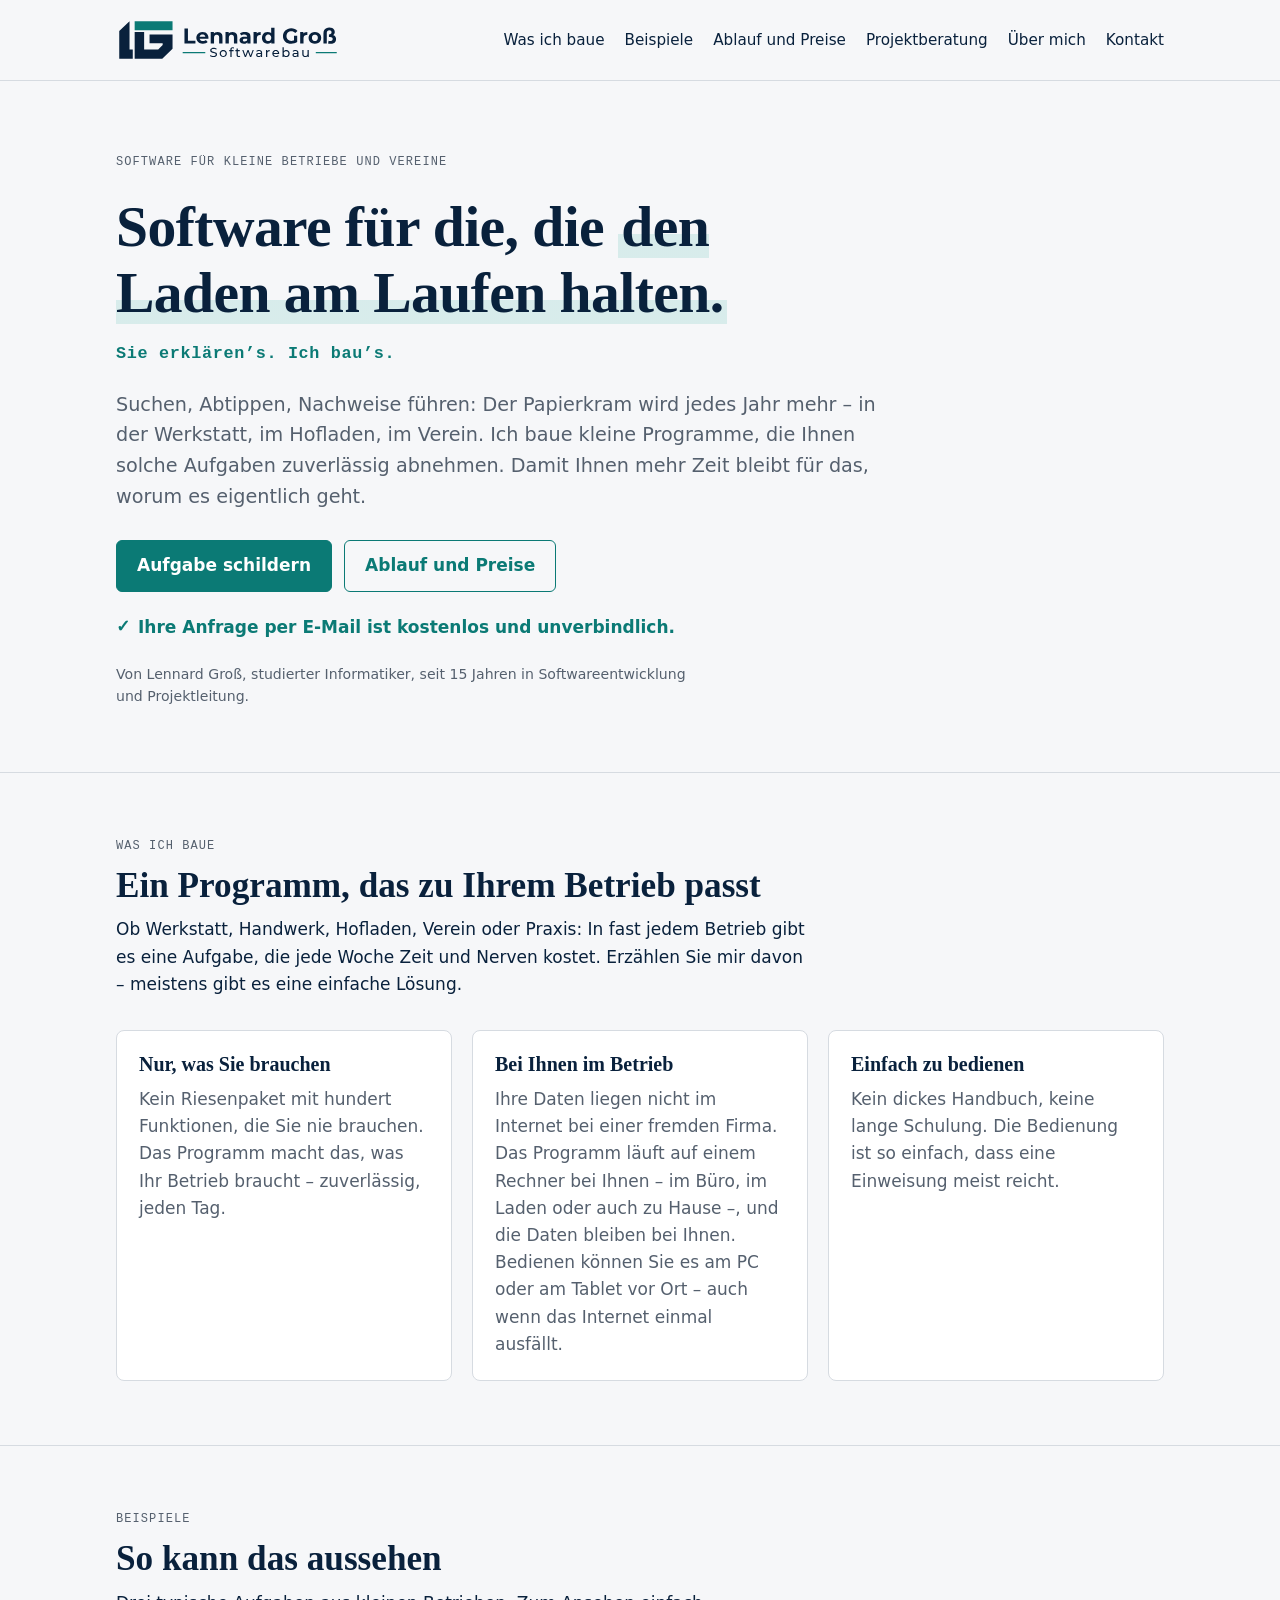
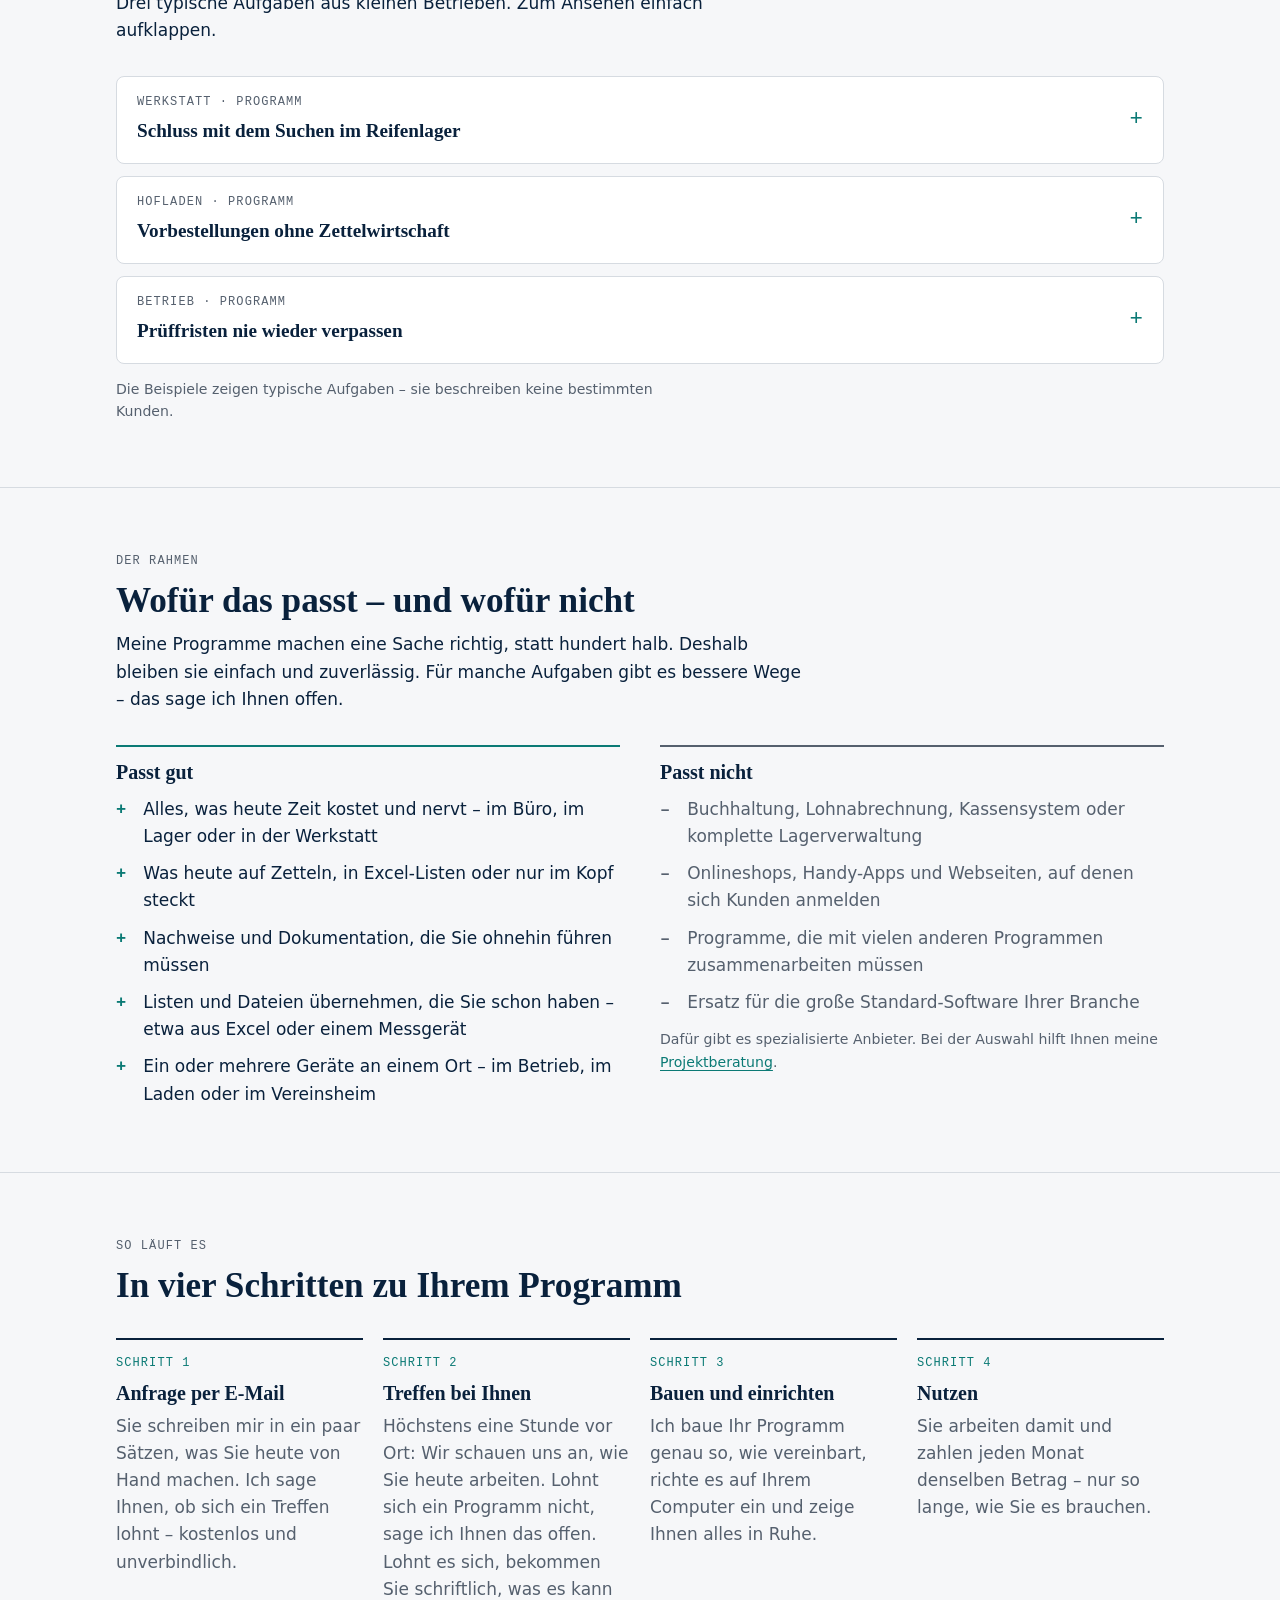
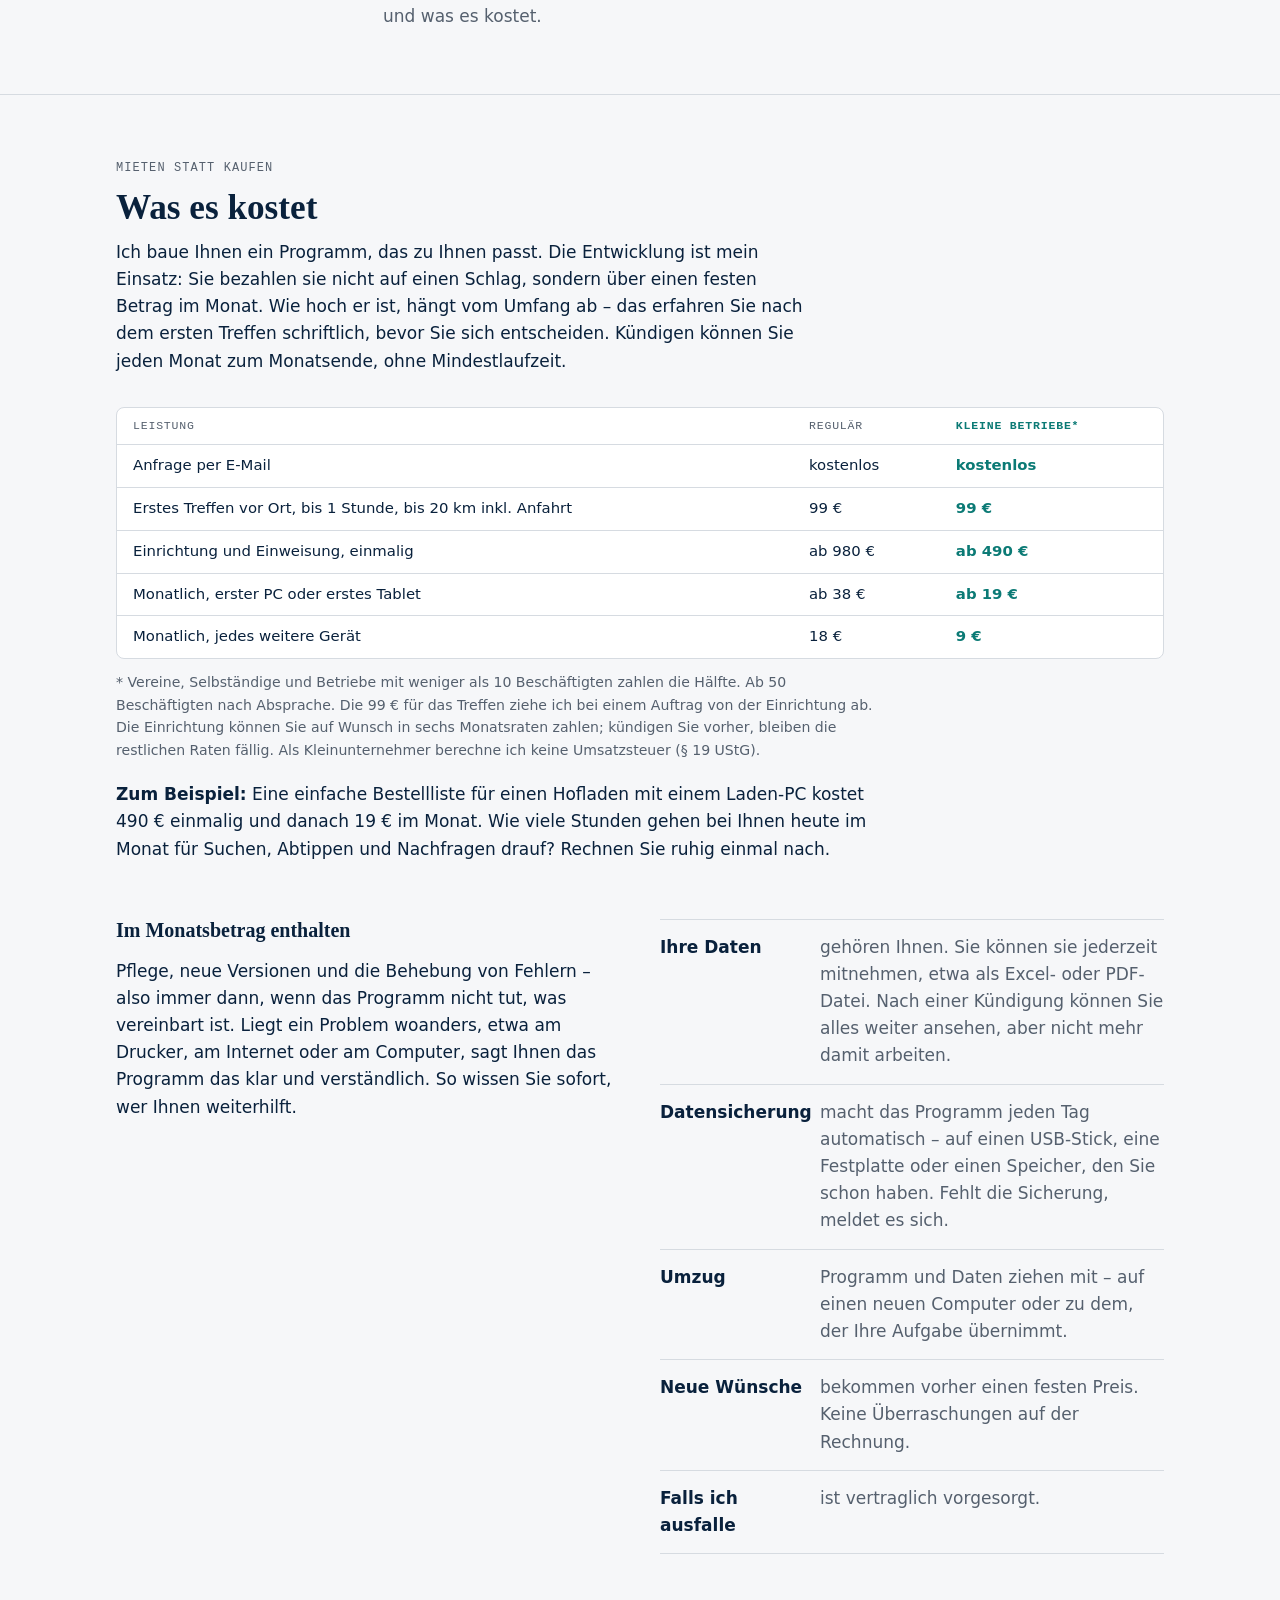
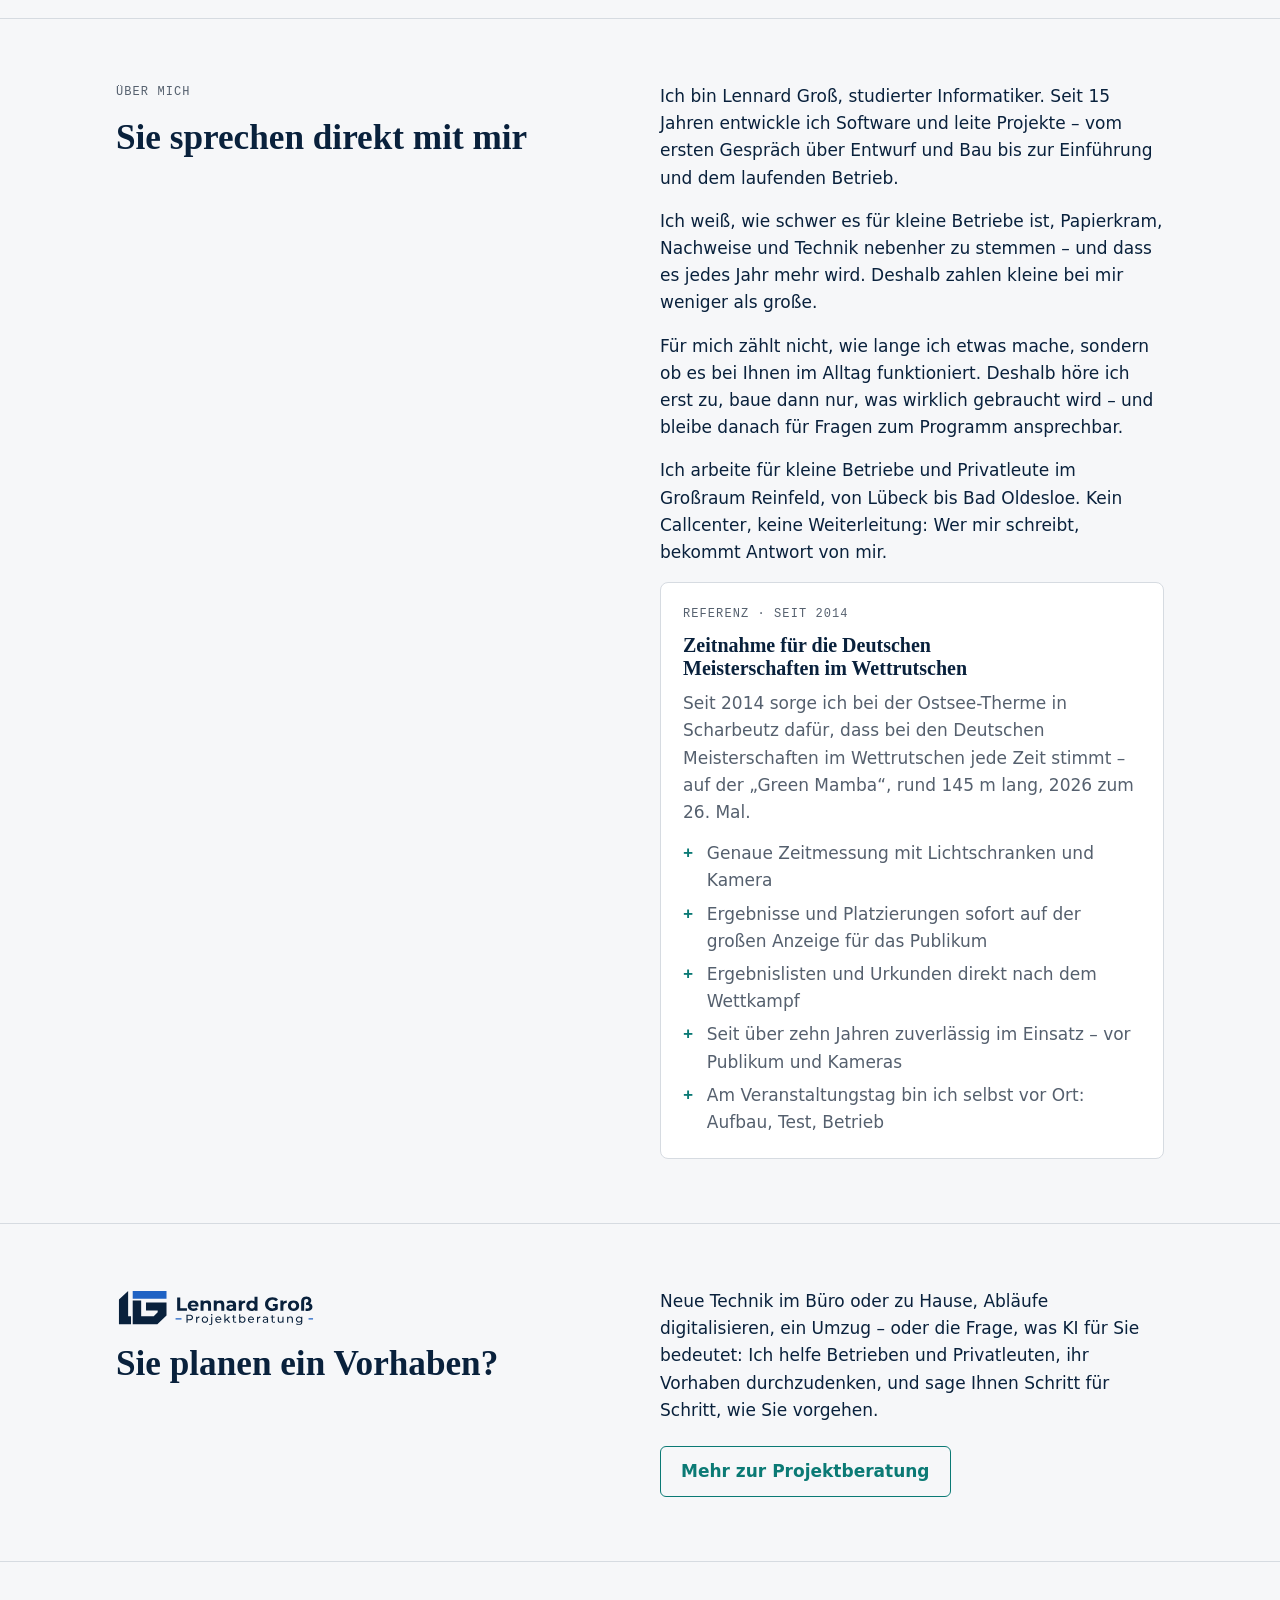
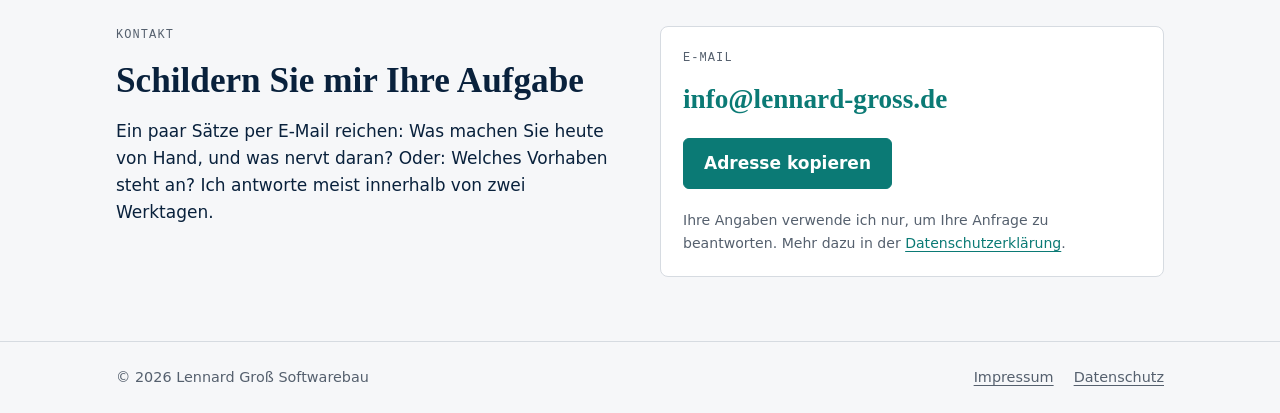
<file: index.html>
<!doctype html>
<html lang="de">
<head>
<meta charset="utf-8">
<meta name="viewport" content="width=device-width, initial-scale=1, viewport-fit=cover">
<title>Lennard Groß Softwarebau – Software für die, die den Laden am Laufen halten</title>
<meta name="description" content="Programme für kleine Betriebe und Vereine im Großraum Reinfeld, Lübeck und Bad Oldesloe: Software, die Ihnen Papierkram abnimmt – auf Ihrem eigenen Computer, für einen festen Monatsbetrag, jeden Monat kündbar. Dazu Projektberatung, auch rund um KI.">
<link rel="stylesheet" href="style.css">
<link rel="icon" href="favicon.svg" type="image/svg+xml">
</head>
<body>

<header class="top">
  <div class="wrap">
    <a class="brand" href="./" aria-label="Lennard Groß Softwarebau – zur Startseite"><picture><source srcset="img/logo-negativ.svg" media="(prefers-color-scheme: dark)"><img src="img/logo-farbig.svg" alt="Lennard Groß Softwarebau" height="44"></picture></a>
    <nav class="nav" aria-label="Hauptmenü">
      <a href="#programme">Was ich baue</a>
      <a href="#beispiele">Beispiele</a>
      <a href="#ablauf">Ablauf und Preise</a>
      <a href="projektberatung.html">Projektberatung</a>
      <a href="#ueber-mich">Über mich</a>
      <a href="#kontakt">Kontakt</a>
    </nav>
  </div>
</header>

<main>
  <section class="hero">
    <div class="wrap stack">
      <span class="label">Software für kleine Betriebe und Vereine</span>
      <h1>Software für die, die <em>den Laden am Laufen halten.</em></h1>
      <p class="subline">Sie erklären’s. Ich bau’s.</p>
      <p class="lead">Suchen, Abtippen, Nachweise führen: Der Papierkram wird jedes Jahr mehr – in der Werkstatt, im Hofladen, im Verein. Ich baue kleine Programme, die Ihnen solche Aufgaben zuverlässig abnehmen. Damit Ihnen mehr Zeit bleibt für das, worum es eigentlich geht.</p>
      <div class="actions">
        <a class="btn" href="#kontakt">Aufgabe schildern</a>
        <a class="btn ghost" href="#ablauf">Ablauf und Preise</a>
      </div>
      <p class="gratis">Ihre Anfrage per E-Mail ist kostenlos und unverbindlich.</p>
      <p class="small">Von Lennard Groß, studierter Informatiker, seit 15 Jahren in Softwareentwicklung und Projektleitung.</p>
    </div>
  </section>

  <section id="programme">
    <div class="wrap">
      <div class="head">
        <span class="label">Was ich baue</span>
        <h2>Ein Programm, das zu Ihrem Betrieb passt</h2>
        <p>Ob Werkstatt, Handwerk, Hofladen, Verein oder Praxis: In fast jedem Betrieb gibt es eine Aufgabe, die jede Woche Zeit und Nerven kostet. Erzählen Sie mir davon – meistens gibt es eine einfache Lösung.</p>
      </div>
      <div class="grid">
        <div class="card">
          <h3>Nur, was Sie brauchen</h3>
          <p>Kein Riesenpaket mit hundert Funktionen, die Sie nie brauchen. Das Programm macht das, was Ihr Betrieb braucht – zuverlässig, jeden Tag.</p>
        </div>
        <div class="card">
          <h3>Bei Ihnen im Betrieb</h3>
          <p>Ihre Daten liegen nicht im Internet bei einer fremden Firma. Das Programm läuft auf einem Rechner bei Ihnen – im Büro, im Laden oder auch zu Hause –, und die Daten bleiben bei Ihnen. Bedienen können Sie es am PC oder am Tablet vor Ort – auch wenn das Internet einmal ausfällt.</p>
        </div>
        <div class="card">
          <h3>Einfach zu bedienen</h3>
          <p>Kein dickes Handbuch, keine lange Schulung. Die Bedienung ist so einfach, dass eine Einweisung meist reicht.</p>
        </div>
      </div>
    </div>
  </section>

  <section id="beispiele">
    <div class="wrap">
      <div class="head">
        <span class="label">Beispiele</span>
        <h2>So kann das aussehen</h2>
        <p>Drei typische Aufgaben aus kleinen Betrieben. Zum Ansehen einfach aufklappen.</p>
      </div>
      <div class="faelle">
        <details>
          <summary><span class="label">Werkstatt · Programm</span><b>Schluss mit dem Suchen im Reifenlager</b></summary>
          <div class="fall">
            <div class="sheet" role="figure" aria-label="Beispielansicht Reifenlager">
              <div class="sheet-bar"><span class="label">Reifenlager · Beispieldaten</span><span class="label">Herbst-Wechsel</span></div>
              <div class="table-scroll">
                <table>
            <thead>
              <tr><th>Kennzeichen</th><th>Kunde</th><th>Reifen</th><th>Lagerplatz</th><th>Status</th></tr>
            </thead>
            <tbody>
              <tr><td>OD-AB 123</td><td>Muster, Anna</td><td>205/55 R16 · Winter</td><td>Regal C · 3 · 2</td><td><span class="tag due">Wechsel fällig</span></td></tr>
              <tr><td>HL-K 4711</td><td>Beispiel, Karl</td><td>225/45 R17 · Sommer</td><td>Regal A · 1 · 4</td><td><span class="tag">eingelagert</span></td></tr>
              <tr><td>RZ-LG 88</td><td>Probe GmbH</td><td>195/65 R15 · Ganzjahr</td><td>Regal B · 2 · 1</td><td><span class="tag">eingelagert</span></td></tr>
            </tbody>
          </table>
              </div>
            </div>
            <div class="fall-text">
              <p><b>Vorher:</b> Rund 300 Reifensätze im Lager, die Plätze stehen auf Zetteln und in einer Excel-Liste, die nur ein Kollege versteht. Im Herbst ruft jeder zweite Kunde an: „Wo sind meine Winterreifen?“ – und dann wird gesucht.</p>
              <p><b>Lösung:</b> Ein kleines Programm: Kennzeichen eintippen, Lagerplatz erscheint. Beim Einlagern Etikett drucken, beim Wechsel abhaken. Auf Knopfdruck die Liste, wer diesen Monat dran ist.</p>
              <p><b>Ergebnis:</b> Jeder im Betrieb findet jeden Satz in Sekunden, auch in der Urlaubszeit.</p>
            </div>
          </div>
        </details>
        <details>
          <summary><span class="label">Hofladen · Programm</span><b>Vorbestellungen ohne Zettelwirtschaft</b></summary>
          <div class="fall">
            <div class="sheet" role="figure" aria-label="Beispielansicht Vorbestellungen ohne Zettelwirtschaft">
              <div class="sheet-bar"><span class="label">Vorbestellungen · Beispieldaten</span><span class="label">Freitag</span></div>
              <div class="table-scroll">
                <table>
                  <thead><tr><th>Kunde</th><th>Bestellung</th><th>Abholung</th><th>Status</th></tr></thead>
                  <tbody>
                    <tr><td>Muster, Anna</td><td>10 Eier · Gemüsekiste groß</td><td>Fr 10:00</td><td><span class="tag">abgeholt</span></td></tr>
                    <tr><td>Beispiel, Karl</td><td>1 kg Rinderhack · 6 Eier</td><td>Fr 16:30</td><td><span class="tag due">gepackt</span></td></tr>
                    <tr><td>Probe, Lisa</td><td>Gemüsekiste klein (jede Woche)</td><td>Sa 09:00</td><td><span class="tag">offen</span></td></tr>
                  </tbody>
                </table>
              </div>
            </div>
            <div class="fall-text">
              <p><b>Vorher:</b> Kunden bestellen Eier, Fleisch oder Gemüsekisten per Telefon, WhatsApp und Zettel an der Kasse. Freitags ist unklar, was abgeholt wurde und was noch fehlt.</p>
              <p><b>Lösung:</b> Eine einfache Bestellliste am Laden-PC: Bestellung erfassen, Packliste für den Tag drucken, Abholung abhaken. Stammkunden sind gespeichert, Wiederholbestellungen gehen mit einem Klick.</p>
              <p><b>Ergebnis:</b> Weniger Rückfragen, ein klarer Überblick über offene Bestellungen, und man sieht auf einen Blick, was nächste Woche gebraucht wird.</p>
            </div>
          </div>
        </details>
        <details>
          <summary><span class="label">Betrieb · Programm</span><b>Prüffristen nie wieder verpassen</b></summary>
          <div class="fall">
            <div class="sheet" role="figure" aria-label="Beispielansicht Prüffristen nie wieder verpassen">
              <div class="sheet-bar"><span class="label">Geräte und Prüfungen · Beispieldaten</span><span class="label">nächste 60 Tage</span></div>
              <div class="table-scroll">
                <table>
                  <thead><tr><th>Gerät</th><th>Standort</th><th>Prüfung</th><th>fällig</th><th>Status</th></tr></thead>
                  <tbody>
                    <tr><td>Bohrmaschine 2</td><td>Transporter</td><td>Elektroprüfung</td><td>14.01.</td><td><span class="tag due">bald fällig</span></td></tr>
                    <tr><td>Leiter 3 m</td><td>Lager</td><td>Sichtprüfung</td><td>02.02.</td><td><span class="tag">geplant</span></td></tr>
                    <tr><td>Feuerlöscher Büro</td><td>Büro</td><td>Wartung</td><td>20.02.</td><td><span class="tag">geplant</span></td></tr>
                  </tbody>
                </table>
              </div>
            </div>
            <div class="fall-text">
              <p><b>Vorher:</b> Leitern, Elektrogeräte, Feuerlöscher, Fahrzeuge – alles hat Prüftermine. Die stehen im Kalender von irgendwem oder auf Aufklebern am Gerät, und gemerkt wird es meist erst, wenn es zu spät ist.</p>
              <p><b>Lösung:</b> Eine Geräteliste mit Prüfintervallen: Das Programm rechnet den nächsten Termin aus, zeigt rechtzeitig, was ansteht, und hält fest, wann was geprüft wurde.</p>
              <p><b>Ergebnis:</b> Kein Prüftermin gerät mehr in Vergessenheit, und bei einer Kontrolle liegt der Nachweis mit einem Klick vor.</p>
            </div>
          </div>
        </details>
      </div>
      <p class="small" style="margin-top:14px">Die Beispiele zeigen typische Aufgaben – sie beschreiben keine bestimmten Kunden.</p>
    </div>
  </section>

  <section id="rahmen">
    <div class="wrap">
      <div class="head">
        <span class="label">Der Rahmen</span>
        <h2>Wofür das passt – und wofür nicht</h2>
        <p>Meine Programme machen eine Sache richtig, statt hundert halb. Deshalb bleiben sie einfach und zuverlässig. Für manche Aufgaben gibt es bessere Wege – das sage ich Ihnen offen.</p>
      </div>
      <div class="split">
        <div class="fit yes">
          <h3>Passt gut</h3>
          <ul>
            <li>Alles, was heute Zeit kostet und nervt – im Büro, im Lager oder in der Werkstatt</li>
            <li>Was heute auf Zetteln, in Excel-Listen oder nur im Kopf steckt</li>
            <li>Nachweise und Dokumentation, die Sie ohnehin führen müssen</li>
            <li>Listen und Dateien übernehmen, die Sie schon haben – etwa aus Excel oder einem Messgerät</li>
            <li>Ein oder mehrere Geräte an einem Ort – im Betrieb, im Laden oder im Vereinsheim</li>
          </ul>
        </div>
        <div class="fit no">
          <h3>Passt nicht</h3>
          <ul>
            <li>Buchhaltung, Lohnabrechnung, Kassensystem oder komplette Lagerverwaltung</li>
            <li>Onlineshops, Handy-Apps und Webseiten, auf denen sich Kunden anmelden</li>
            <li>Programme, die mit vielen anderen Programmen zusammenarbeiten müssen</li>
            <li>Ersatz für die große Standard-Software Ihrer Branche</li>
          </ul>
          <p class="small">Dafür gibt es spezialisierte Anbieter. Bei der Auswahl hilft Ihnen meine <a href="projektberatung.html">Projektberatung</a>.</p>
        </div>
      </div>
    </div>
  </section>

  <section id="ablauf">
    <div class="wrap">
      <div class="head">
        <span class="label">So läuft es</span>
        <h2>In vier Schritten zu Ihrem Programm</h2>
      </div>
      <ol class="steps">
        <li><h3>Anfrage per E-Mail</h3><p>Sie schreiben mir in ein paar Sätzen, was Sie heute von Hand machen. Ich sage Ihnen, ob sich ein Treffen lohnt – kostenlos und unverbindlich.</p></li>
        <li><h3>Treffen bei Ihnen</h3><p>Höchstens eine Stunde vor Ort: Wir schauen uns an, wie Sie heute arbeiten. Lohnt sich ein Programm nicht, sage ich Ihnen das offen. Lohnt es sich, bekommen Sie schriftlich, was es kann und was es kostet.</p></li>
        <li><h3>Bauen und einrichten</h3><p>Ich baue Ihr Programm genau so, wie vereinbart, richte es auf Ihrem Computer ein und zeige Ihnen alles in Ruhe.</p></li>
        <li><h3>Nutzen</h3><p>Sie arbeiten damit und zahlen jeden Monat denselben Betrag – nur so lange, wie Sie es brauchen.</p></li>
      </ol>
    </div>
  </section>

  <section id="preise">
    <div class="wrap">
      <div class="head">
        <span class="label">Mieten statt kaufen</span>
        <h2>Was es kostet</h2>
        <p>Ich baue Ihnen ein Programm, das zu Ihnen passt. Die Entwicklung ist mein Einsatz: Sie bezahlen sie nicht auf einen Schlag, sondern über einen festen Betrag im Monat. Wie hoch er ist, hängt vom Umfang ab – das erfahren Sie nach dem ersten Treffen schriftlich, bevor Sie sich entscheiden. Kündigen können Sie jeden Monat zum Monatsende, ohne Mindestlaufzeit.</p>
      </div>
      <div class="sheet preise">
        <div class="table-scroll">
          <table>
            <thead><tr><th>Leistung</th><th>Regulär</th><th>Kleine Betriebe*</th></tr></thead>
            <tbody>
              <tr><td>Anfrage per E-Mail</td><td>kostenlos</td><td>kostenlos</td></tr>
              <tr><td>Erstes Treffen vor Ort, bis 1 Stunde, bis 20&nbsp;km inkl. Anfahrt</td><td>99&nbsp;€</td><td>99&nbsp;€</td></tr>
              <tr><td>Einrichtung und Einweisung, einmalig</td><td>ab 980&nbsp;€</td><td>ab 490&nbsp;€</td></tr>
              <tr><td>Monatlich, erster PC oder erstes Tablet</td><td>ab 38&nbsp;€</td><td>ab 19&nbsp;€</td></tr>
              <tr><td>Monatlich, jedes weitere Gerät</td><td>18&nbsp;€</td><td>9&nbsp;€</td></tr>
            </tbody>
          </table>
        </div>
      </div>
      <p class="small preise-fuss">* Vereine, Selbständige und Betriebe mit weniger als 10 Beschäftigten zahlen die Hälfte. Ab 50 Beschäftigten nach Absprache. Die 99&nbsp;€ für das Treffen ziehe ich bei einem Auftrag von der Einrichtung ab. Die Einrichtung können Sie auf Wunsch in sechs Monatsraten zahlen; kündigen Sie vorher, bleiben die restlichen Raten fällig. Als Kleinunternehmer berechne ich keine Umsatzsteuer (§&nbsp;19 UStG).</p>
      <p class="beispiel-rechnung"><b>Zum Beispiel:</b> Eine einfache Bestellliste für einen Hofladen mit einem Laden-PC kostet 490&nbsp;€ einmalig und danach 19&nbsp;€ im Monat. Wie viele Stunden gehen bei Ihnen heute im Monat für Suchen, Abtippen und Nachfragen drauf? Rechnen Sie ruhig einmal nach.</p>
    </div>
    <div class="wrap split" style="margin-top:56px">
      <div class="stack">
        <h3>Im Monatsbetrag enthalten</h3>
        <p>Pflege, neue Versionen und die Behebung von Fehlern – also immer dann, wenn das Programm nicht tut, was vereinbart ist. Liegt ein Problem woanders, etwa am Drucker, am Internet oder am Computer, sagt Ihnen das Programm das klar und verständlich. So wissen Sie sofort, wer Ihnen weiterhilft.</p>
      </div>
      <ul class="promises">
        <li><b>Ihre Daten</b><span>gehören Ihnen. Sie können sie jederzeit mitnehmen, etwa als Excel- oder PDF-Datei. Nach einer Kündigung können Sie alles weiter ansehen, aber nicht mehr damit arbeiten.</span></li>
        <li><b>Datensicherung</b><span>macht das Programm jeden Tag automatisch – auf einen USB-Stick, eine Festplatte oder einen Speicher, den Sie schon haben. Fehlt die Sicherung, meldet es sich.</span></li>
        <li><b>Umzug</b><span>Programm und Daten ziehen mit – auf einen neuen Computer oder zu dem, der Ihre Aufgabe übernimmt.</span></li>
        <li><b>Neue Wünsche</b><span>bekommen vorher einen festen Preis. Keine Überraschungen auf der Rechnung.</span></li>
        <li><b>Falls ich ausfalle</b><span>ist vertraglich vorgesorgt.</span></li>
      </ul>
    </div>
  </section>

  <section id="ueber-mich">
    <div class="wrap split">
      <div class="stack">
        <span class="label">Über mich</span>
        <h2>Sie sprechen direkt mit mir</h2>
        <!-- Foto: Platzhalter ersetzen durch <img class="portrait" src="img/lennard-gross.jpg" alt="Lennard Groß" width="480" height="600"> -->
      </div>
      <div class="stack">
        <p>Ich bin Lennard Groß, studierter Informatiker. Seit 15 Jahren entwickle ich Software und leite Projekte – vom ersten Gespräch über Entwurf und Bau bis zur Einführung und dem laufenden Betrieb.</p>
        <p>Ich weiß, wie schwer es für kleine Betriebe ist, Papierkram, Nachweise und Technik nebenher zu stemmen – und dass es jedes Jahr mehr wird. Deshalb zahlen kleine bei mir weniger als große.</p>
        <p>Für mich zählt nicht, wie lange ich etwas mache, sondern ob es bei Ihnen im Alltag funktioniert. Deshalb höre ich erst zu, baue dann nur, was wirklich gebraucht wird – und bleibe danach für Fragen zum Programm ansprechbar.</p>
        <p>Ich arbeite für kleine Betriebe und Privatleute im Großraum Reinfeld, von Lübeck bis Bad Oldesloe. Kein Callcenter, keine Weiterleitung: Wer mir schreibt, bekommt Antwort von mir.</p>
        <div class="card">
          <span class="label">Referenz · seit 2014</span>
          <h3>Zeitnahme für die Deutschen Meisterschaften im Wettrutschen</h3>
          <p>Seit 2014 sorge ich bei der Ostsee-Therme in Scharbeutz dafür, dass bei den Deutschen Meisterschaften im Wettrutschen jede Zeit stimmt – auf der „Green Mamba“, rund 145&nbsp;m lang, 2026 zum 26. Mal.</p>
          <ul class="ticks">
            <li>Genaue Zeitmessung mit Lichtschranken und Kamera</li>
            <li>Ergebnisse und Platzierungen sofort auf der großen Anzeige für das Publikum</li>
            <li>Ergebnislisten und Urkunden direkt nach dem Wettkampf</li>
            <li>Seit über zehn Jahren zuverlässig im Einsatz – vor Publikum und Kameras</li>
            <li>Am Veranstaltungstag bin ich selbst vor Ort: Aufbau, Test, Betrieb</li>
          </ul>
        </div>
      </div>
    </div>
  </section>

  <section id="beratung">
    <div class="wrap split">
      <div class="stack">
        <picture class="bereich-logo"><source srcset="img/logo-projektberatung-negativ.svg" media="(prefers-color-scheme: dark)"><img src="img/logo-projektberatung-farbig.svg" alt="Lennard Groß Projektberatung" height="40"></picture>
        <h2>Sie planen ein Vorhaben?</h2>
      </div>
      <div class="stack">
        <p>Neue Technik im Büro oder zu Hause, Abläufe digitalisieren, ein Umzug – oder die Frage, was KI für Sie bedeutet: Ich helfe Betrieben und Privatleuten, ihr Vorhaben durchzudenken, und sage Ihnen Schritt für Schritt, wie Sie vorgehen.</p>
        <div class="actions"><a class="btn ghost" href="projektberatung.html">Mehr zur Projektberatung</a></div>
      </div>
    </div>
  </section>

  <section id="kontakt">
    <div class="wrap split">
      <div class="stack">
        <span class="label">Kontakt</span>
        <h2>Schildern Sie mir Ihre Aufgabe</h2>
        <p>Ein paar Sätze per E-Mail reichen: Was machen Sie heute von Hand, und was nervt daran? Oder: Welches Vorhaben steht an? Ich antworte meist innerhalb von zwei Werktagen.</p>
      </div>
      <div class="card kontakt">
        <span class="label">E-Mail</span>
        <p class="mail-gross"><span data-mail="info|lennard-gross.de">info (at) lennard-gross (punkt) de</span></p>
        <div class="actions">
          <button class="btn" type="button" id="mail-kopieren">Adresse kopieren</button>
        </div>
        <p class="small" id="kopiert" role="status" aria-live="polite"></p>
        <p class="small">Ihre Angaben verwende ich nur, um Ihre Anfrage zu beantworten. Mehr dazu in der <a href="datenschutz.html">Datenschutzerklärung</a>.</p>
      </div>
    </div>
  </section>
</main>

<footer class="foot">
  <div class="wrap">
    <span>© 2026 Lennard Groß Softwarebau</span>
    <nav aria-label="Rechtliches">
      <a href="impressum.html">Impressum</a>
      <a href="datenschutz.html">Datenschutz</a>
    </nav>
  </div>
</footer>

<script src="contact.js" defer></script>
</body>
</html>
</file>
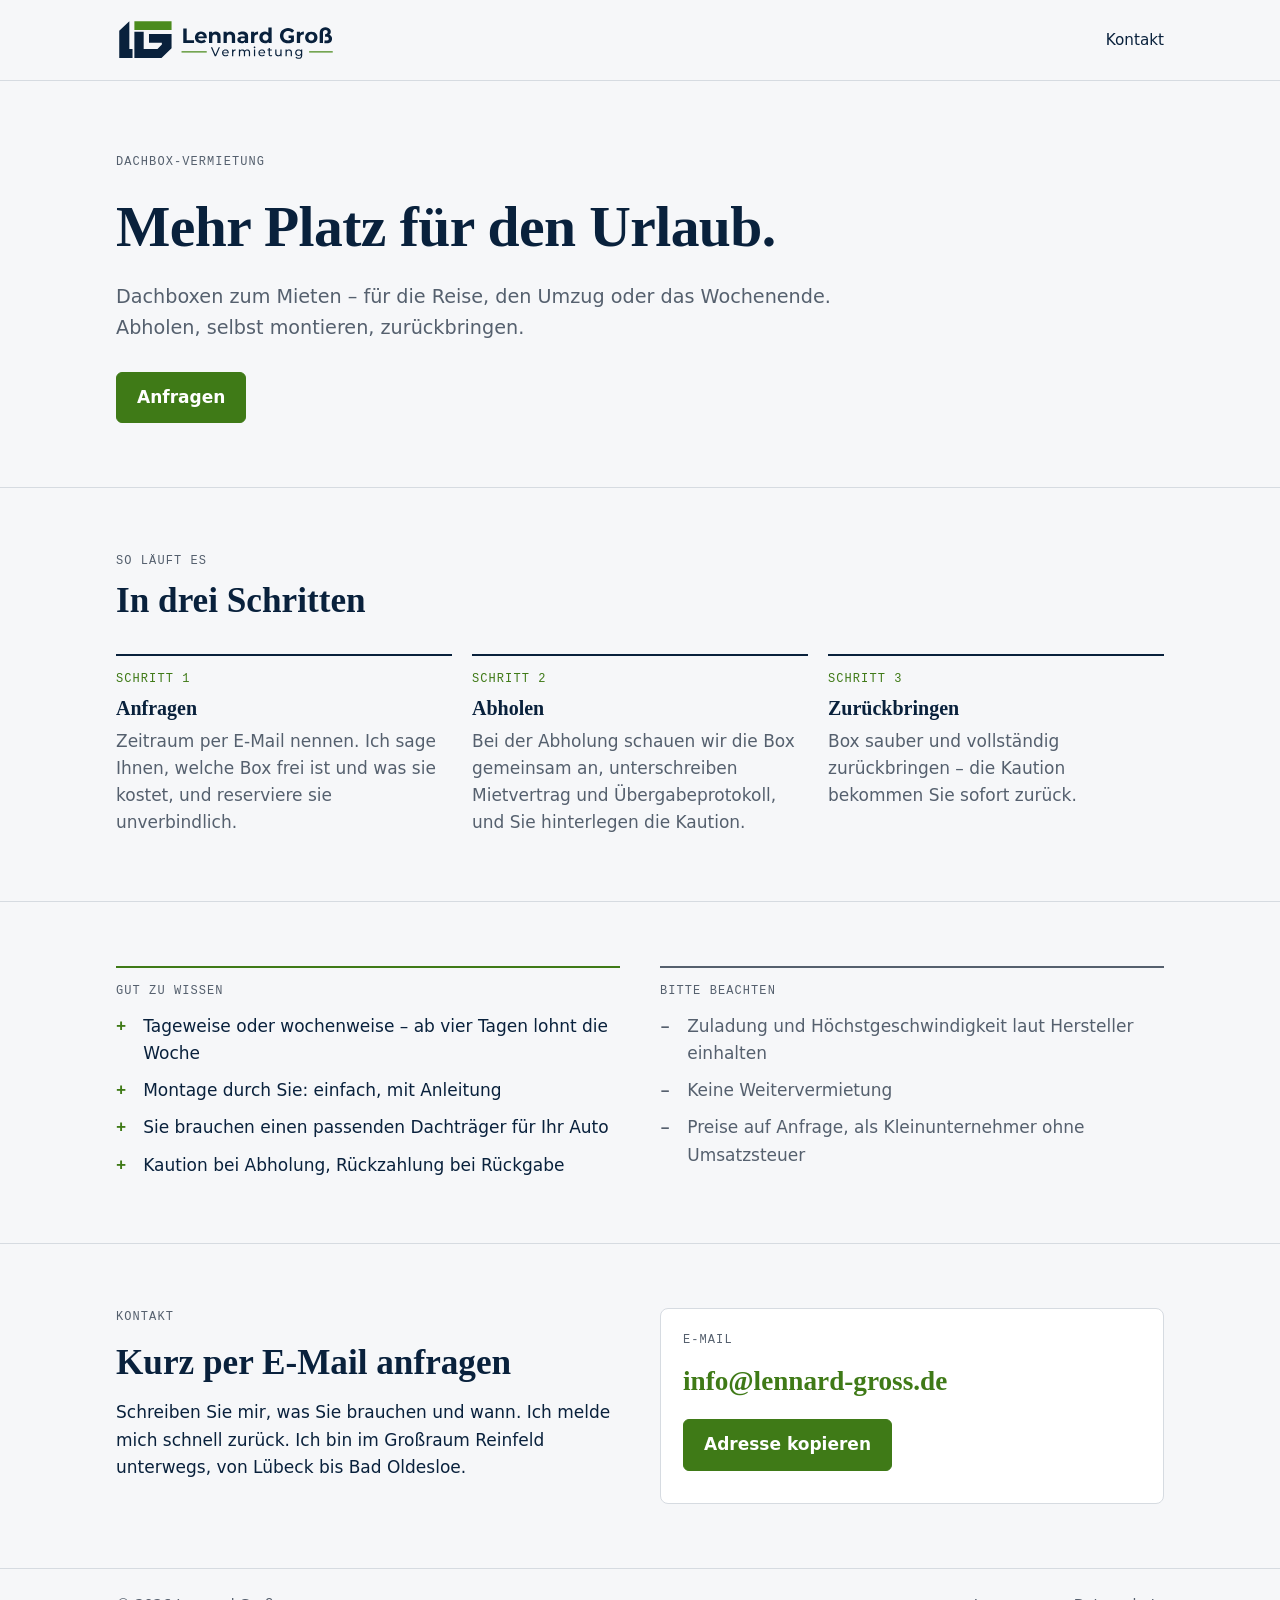
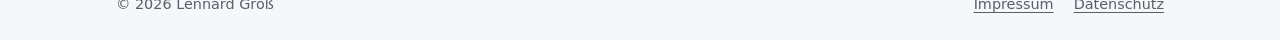
<file: dachboxen.html>
<!doctype html>
<html lang="de">
<head>
<meta charset="utf-8">
<meta name="viewport" content="width=device-width, initial-scale=1, viewport-fit=cover">
<meta name="robots" content="noindex, nofollow">
<title>Dachboxen mieten – Lennard Groß Vermietung</title>
<meta name="description" content="Dachboxen zum Mieten im Großraum Reinfeld, Lübeck und Bad Oldesloe – tageweise oder wochenweise.">
<link rel="stylesheet" href="style.css">
<link rel="icon" href="favicon.svg" type="image/svg+xml">
</head>
<body style="--accent:#3F7A17">

<header class="top">
  <div class="wrap">
    <span class="brand"><picture><source srcset="img/logo-vermietung-negativ.svg" media="(prefers-color-scheme: dark)"><img src="img/logo-vermietung-farbig.svg" alt="Dachboxen mieten" height="44"></picture></span>
    <nav class="nav" aria-label="Seite"><a href="#kontakt">Kontakt</a></nav>
  </div>
</header>

<main>
  <section class="hero">
    <div class="wrap stack">
      <span class="label">Dachbox-Vermietung</span>
      <h1>Mehr Platz für den Urlaub.</h1>
      <p class="lead">Dachboxen zum Mieten – für die Reise, den Umzug oder das Wochenende. Abholen, selbst montieren, zurückbringen.</p>
      <div class="actions"><a class="btn" href="#kontakt">Anfragen</a></div>
    </div>
  </section>

  <section>
    <div class="wrap">
      <div class="head"><span class="label">So läuft es</span><h2>In drei Schritten</h2></div>
      <ol class="steps">
        <li><h3>Anfragen</h3><p>Zeitraum per E-Mail nennen. Ich sage Ihnen, welche Box frei ist und was sie kostet, und reserviere sie unverbindlich.</p></li>
        <li><h3>Abholen</h3><p>Bei der Abholung schauen wir die Box gemeinsam an, unterschreiben Mietvertrag und Übergabeprotokoll, und Sie hinterlegen die Kaution.</p></li>
        <li><h3>Zurückbringen</h3><p>Box sauber und vollständig zurückbringen – die Kaution bekommen Sie sofort zurück.</p></li>
      </ol>
    </div>
  </section>

  <section>
    <div class="wrap split">
      <div class="fit yes">
        <span class="label">Gut zu wissen</span>
        <ul>
          <li>Tageweise oder wochenweise – ab vier Tagen lohnt die Woche</li>
          <li>Montage durch Sie: einfach, mit Anleitung</li>
          <li>Sie brauchen einen passenden Dachträger für Ihr Auto</li>
          <li>Kaution bei Abholung, Rückzahlung bei Rückgabe</li>
        </ul>
      </div>
      <div class="fit no">
        <span class="label">Bitte beachten</span>
        <ul>
          <li>Zuladung und Höchstgeschwindigkeit laut Hersteller einhalten</li>
          <li>Keine Weitervermietung</li>
          <li>Preise auf Anfrage, als Kleinunternehmer ohne Umsatzsteuer</li>
        </ul>
      </div>
    </div>
  </section>

  <section id="kontakt">
    <div class="wrap split">
      <div class="stack">
        <span class="label">Kontakt</span>
        <h2>Kurz per E-Mail anfragen</h2>
        <p>Schreiben Sie mir, was Sie brauchen und wann. Ich melde mich schnell zurück. Ich bin im Großraum Reinfeld unterwegs, von Lübeck bis Bad Oldesloe.</p>
      </div>
      <div class="card kontakt">
        <span class="label">E-Mail</span>
        <p class="mail-gross"><span data-mail="info|lennard-gross.de">info (at) lennard-gross (punkt) de</span></p>
        <div class="actions"><button class="btn" type="button" id="mail-kopieren">Adresse kopieren</button></div>
        <p class="small" id="kopiert" role="status" aria-live="polite"></p>
      </div>
    </div>
  </section>
</main>

<footer class="foot">
  <div class="wrap">
    <span>© 2026 Lennard Groß</span>
    <nav aria-label="Rechtliches"><a href="impressum.html">Impressum</a><a href="datenschutz.html">Datenschutz</a></nav>
  </div>
</footer>
<script src="contact.js" defer></script>
</body>
</html>
</file>
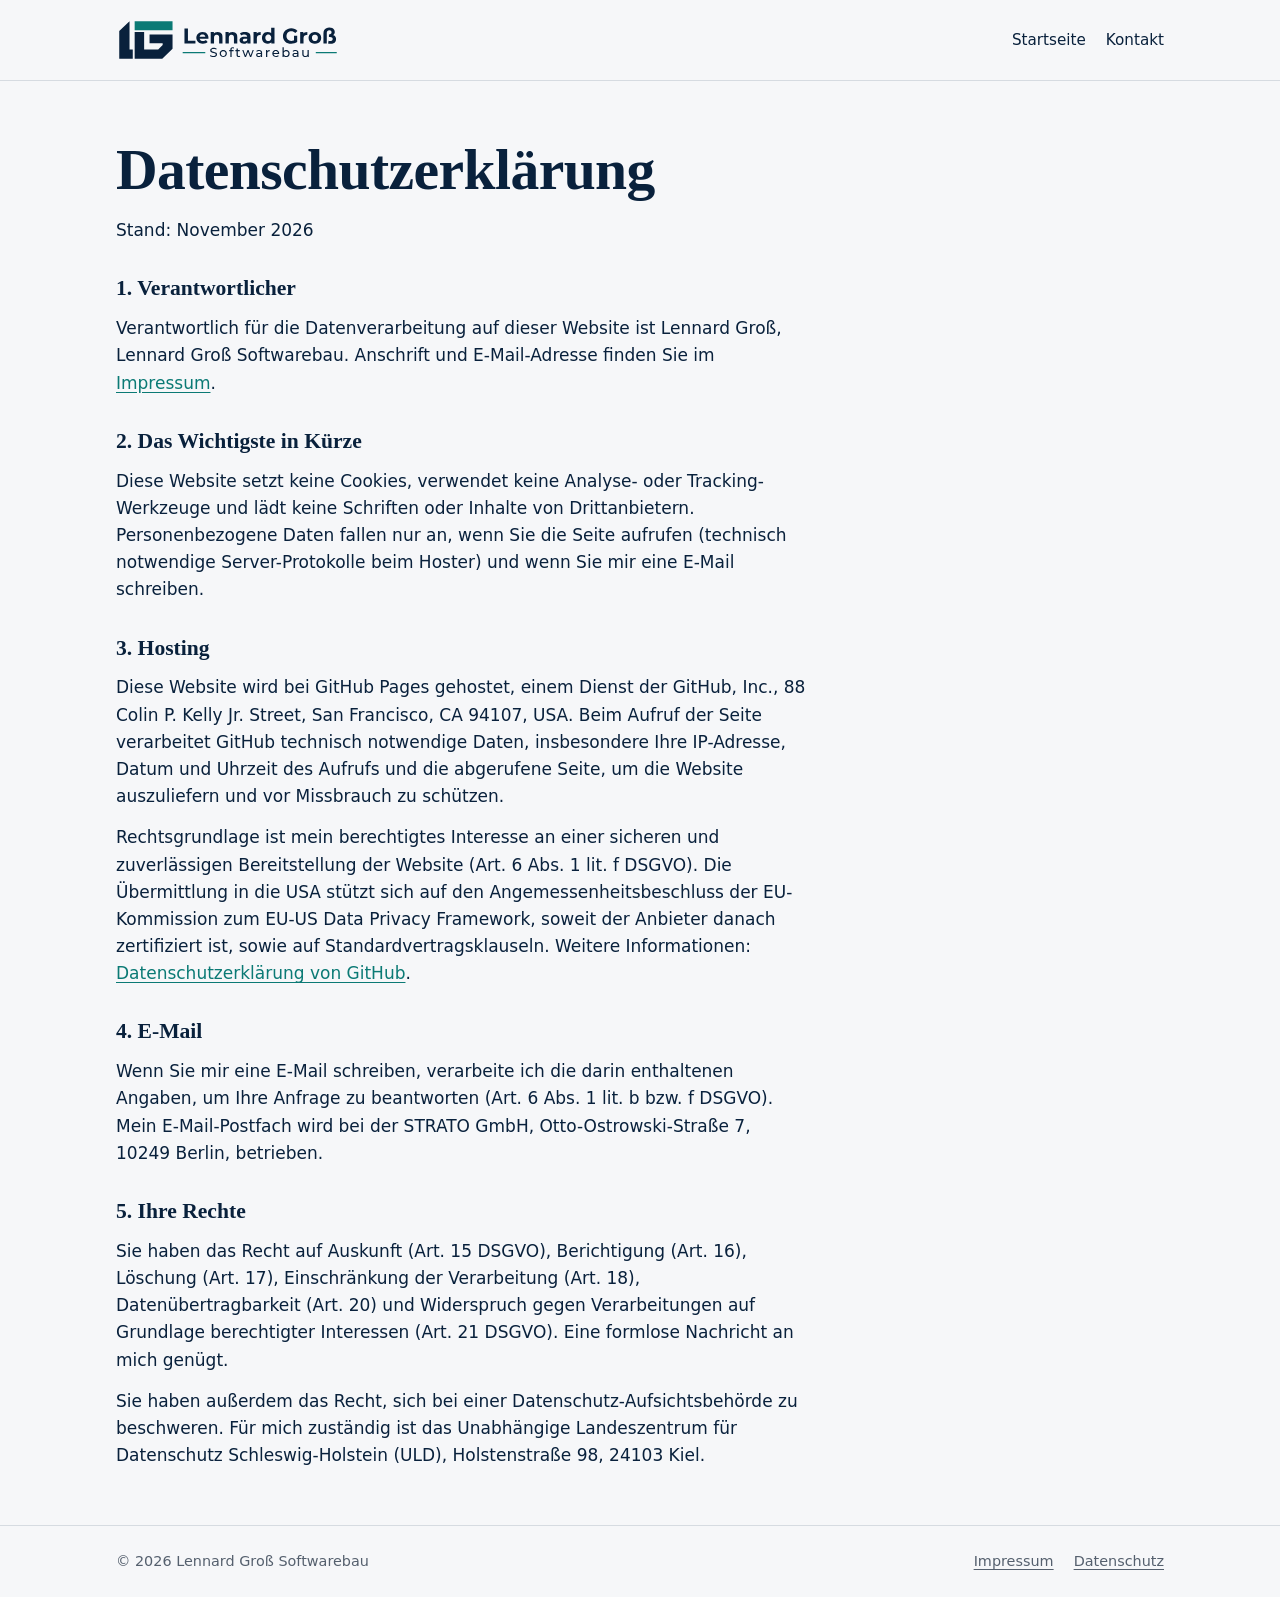
<file: datenschutz.html>
<!doctype html>
<html lang="de">
<head>
<meta charset="utf-8">
<meta name="viewport" content="width=device-width, initial-scale=1, viewport-fit=cover">
<meta name="robots" content="noindex, follow">
<title>Datenschutz – Lennard Groß Softwarebau</title>
<link rel="stylesheet" href="style.css">
<link rel="icon" href="favicon.svg" type="image/svg+xml">
</head>
<body>

<header class="top">
  <div class="wrap">
    <a class="brand" href="./" aria-label="Lennard Groß Softwarebau – zur Startseite"><picture><source srcset="img/logo-negativ.svg" media="(prefers-color-scheme: dark)"><img src="img/logo-farbig.svg" alt="Lennard Groß Softwarebau" height="44"></picture></a>
    <nav class="nav" aria-label="Hauptmenü"><a href="./">Startseite</a><a href="./#kontakt">Kontakt</a></nav>
  </div>
</header>

<main class="legal">
  <div class="wrap stack">
    <h1>Datenschutzerklärung</h1>
    <p>Stand: November 2026</p>

    <h2>1. Verantwortlicher</h2>
    <p>Verantwortlich für die Datenverarbeitung auf dieser Website ist Lennard Groß, Lennard Groß Softwarebau. Anschrift und E-Mail-Adresse finden Sie im <a href="impressum.html">Impressum</a>.</p>

    <h2>2. Das Wichtigste in Kürze</h2>
    <p>Diese Website setzt keine Cookies, verwendet keine Analyse- oder Tracking-Werkzeuge und lädt keine Schriften oder Inhalte von Drittanbietern. Personenbezogene Daten fallen nur an, wenn Sie die Seite aufrufen (technisch notwendige Server-Protokolle beim Hoster) und wenn Sie mir eine E-Mail schreiben.</p>

    <h2>3. Hosting</h2>
    <p>Diese Website wird bei GitHub Pages gehostet, einem Dienst der GitHub, Inc., 88 Colin P. Kelly Jr. Street, San Francisco, CA 94107, USA. Beim Aufruf der Seite verarbeitet GitHub technisch notwendige Daten, insbesondere Ihre IP-Adresse, Datum und Uhrzeit des Aufrufs und die abgerufene Seite, um die Website auszuliefern und vor Missbrauch zu schützen.</p>
    <p>Rechtsgrundlage ist mein berechtigtes Interesse an einer sicheren und zuverlässigen Bereitstellung der Website (Art. 6 Abs. 1 lit. f DSGVO). Die Übermittlung in die USA stützt sich auf den Angemessenheitsbeschluss der EU-Kommission zum EU-US Data Privacy Framework, soweit der Anbieter danach zertifiziert ist, sowie auf Standardvertragsklauseln. Weitere Informationen: <a href="https://docs.github.com/de/site-policy/privacy-policies/github-general-privacy-statement">Datenschutzerklärung von GitHub</a>.</p>

    <h2>4. E-Mail</h2>
    <p>Wenn Sie mir eine E-Mail schreiben, verarbeite ich die darin enthaltenen Angaben, um Ihre Anfrage zu beantworten (Art. 6 Abs. 1 lit. b bzw. f DSGVO). Mein E-Mail-Postfach wird bei der STRATO GmbH, Otto-Ostrowski-Straße 7, 10249 Berlin, betrieben.</p>

    <h2>5. Ihre Rechte</h2>
    <p>Sie haben das Recht auf Auskunft (Art. 15 DSGVO), Berichtigung (Art. 16), Löschung (Art. 17), Einschränkung der Verarbeitung (Art. 18), Datenübertragbarkeit (Art. 20) und Widerspruch gegen Verarbeitungen auf Grundlage berechtigter Interessen (Art. 21 DSGVO). Eine formlose Nachricht an mich genügt.</p>
    <p>Sie haben außerdem das Recht, sich bei einer Datenschutz-Aufsichtsbehörde zu beschweren. Für mich zuständig ist das Unabhängige Landeszentrum für Datenschutz Schleswig-Holstein (ULD), Holstenstraße 98, 24103 Kiel.</p>
  </div>
</main>

<footer class="foot">
  <div class="wrap">
    <span>© 2026 Lennard Groß Softwarebau</span>
    <nav aria-label="Rechtliches"><a href="impressum.html">Impressum</a><a href="datenschutz.html">Datenschutz</a></nav>
  </div>
</footer>
</body>
</html>
</file>
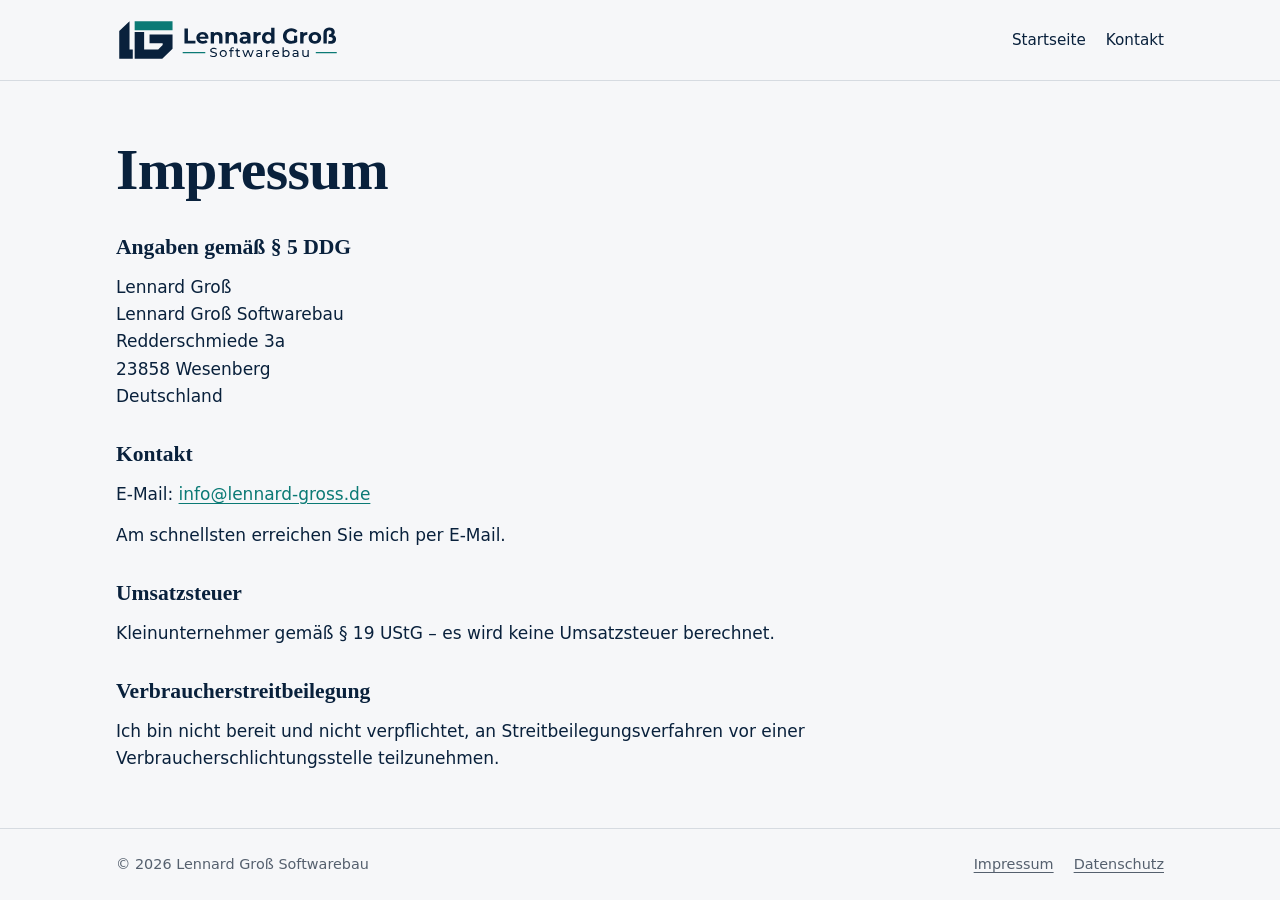
<file: impressum.html>
<!doctype html>
<html lang="de">
<head>
<meta charset="utf-8">
<meta name="viewport" content="width=device-width, initial-scale=1, viewport-fit=cover">
<meta name="robots" content="noindex, nofollow">
<title>Impressum – Lennard Groß Softwarebau</title>
<link rel="stylesheet" href="style.css">
<link rel="icon" href="favicon.svg" type="image/svg+xml">
</head>
<body>

<header class="top">
  <div class="wrap">
    <a class="brand" href="./" aria-label="Lennard Groß Softwarebau – zur Startseite"><picture><source srcset="img/logo-negativ.svg" media="(prefers-color-scheme: dark)"><img src="img/logo-farbig.svg" alt="Lennard Groß Softwarebau" height="44"></picture></a>
    <nav class="nav" aria-label="Hauptmenü"><a href="./">Startseite</a><a href="./#kontakt">Kontakt</a></nav>
  </div>
</header>

<main class="legal">
  <div class="wrap stack">
    <h1>Impressum</h1>

    <h2>Angaben gemäß § 5 DDG</h2>
    <address>
      Lennard Gro&szlig;<br>
      Lennard Gro&szlig; Softwarebau<br>
      Redder&#115;chmiede 3a<br>
      &#50;3858 We&#115;enberg<br>
      Deutschland
    </address>

    <h2>Kontakt</h2>
    <p>E-Mail: <span data-mail="info|lennard-gross.de">info (at) lennard-gross (punkt) de</span></p>
    <p>Am schnellsten erreichen Sie mich per E-Mail.</p>

    <h2>Umsatzsteuer</h2>
    <p>Kleinunternehmer gemäß § 19 UStG – es wird keine Umsatzsteuer berechnet.</p>

    <h2>Verbraucherstreitbeilegung</h2>
    <p>Ich bin nicht bereit und nicht verpflichtet, an Streitbeilegungsverfahren vor einer Verbraucherschlichtungsstelle teilzunehmen.</p>
  </div>
</main>

<footer class="foot">
  <div class="wrap">
    <span>© 2026 Lennard Groß Softwarebau</span>
    <nav aria-label="Rechtliches"><a href="impressum.html">Impressum</a><a href="datenschutz.html">Datenschutz</a></nav>
  </div>
</footer>
<script src="contact.js" defer></script>
</body>
</html>
</file>
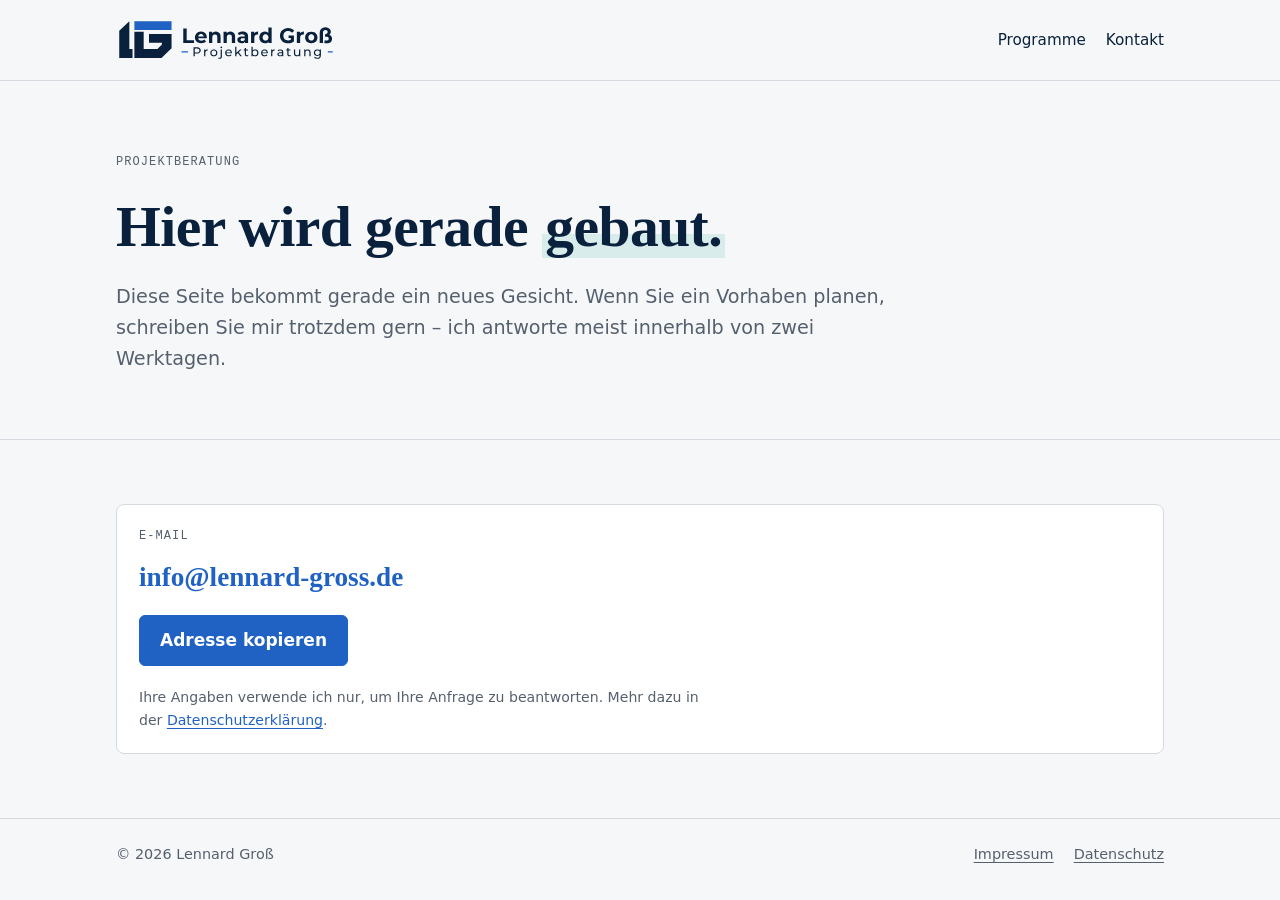
<file: projektberatung.html>
<!doctype html>
<html lang="de">
<head>
<meta charset="utf-8">
<meta name="viewport" content="width=device-width, initial-scale=1, viewport-fit=cover">
<title>Projektberatung – Lennard Groß – hier wird gebaut</title>
<meta name="robots" content="noindex">
<link rel="stylesheet" href="style.css">
<link rel="icon" href="favicon.svg" type="image/svg+xml">
</head>
<body style="--accent:#1F62C4">

<header class="top">
  <div class="wrap">
    <a class="brand" href="./" aria-label="Zur Startseite"><picture><source srcset="img/logo-projektberatung-negativ.svg" media="(prefers-color-scheme: dark)"><img src="img/logo-projektberatung-farbig.svg" alt="Lennard Groß Projektberatung" height="44"></picture></a>
    <nav class="nav" aria-label="Seite">
      <a href="./">Programme</a>
      <a href="#kontakt">Kontakt</a>
    </nav>
  </div>
</header>

<main>
  <section class="hero">
    <div class="wrap stack">
      <span class="label">Projektberatung</span>
      <h1>Hier wird gerade <em>gebaut.</em></h1>
      <p class="lead">Diese Seite bekommt gerade ein neues Gesicht. Wenn Sie ein Vorhaben planen, schreiben Sie mir trotzdem gern – ich antworte meist innerhalb von zwei Werktagen.</p>
    </div>
  </section>

  <section id="kontakt">
    <div class="wrap split">
      <div class="card kontakt">
        <span class="label">E-Mail</span>
        <p class="mail-gross"><span data-mail="info|lennard-gross.de">info (at) lennard-gross (punkt) de</span></p>
        <div class="actions"><button class="btn" type="button" id="mail-kopieren">Adresse kopieren</button></div>
        <p class="small" id="kopiert" role="status" aria-live="polite"></p>
        <p class="small">Ihre Angaben verwende ich nur, um Ihre Anfrage zu beantworten. Mehr dazu in der <a href="datenschutz.html">Datenschutzerklärung</a>.</p>
      </div>
    </div>
  </section>
</main>

<footer class="foot">
  <div class="wrap">
    <span>© 2026 Lennard Groß</span>
    <nav aria-label="Rechtliches"><a href="impressum.html">Impressum</a><a href="datenschutz.html">Datenschutz</a></nav>
  </div>
</footer>
<script src="contact.js" defer></script>
</body>
</html>
</file>
<file: style.css>
/* Lennard Groß Softwarebau
   Layout: eine ruhige Spalte wie ein Werkstattblatt – feine Linien, kleine Mono-Labels als Bauteil-Beschriftung.
   Keine externen Schriften (Datenschutz): Systemschriften. */
:root {
  --paper: #f6f7f9;
  --surface: #ffffff;
  --ink: #09213c;
  --muted: #55606e;
  --line: #d6dbe1;
  --accent: #0b7a75;
  --accent-ink: #ffffff;
  --mark: #bfe3e0;
  --font-display: "Iowan Old Style", "Palatino Linotype", Palatino, "Book Antiqua", Georgia, serif;
  --font-body: system-ui, -apple-system, "Segoe UI", Roboto, "Helvetica Neue", Arial, sans-serif;
  --font-mono: ui-monospace, "Cascadia Mono", "SFMono-Regular", Consolas, "Liberation Mono", monospace;
  --wrap: 68rem;
  color-scheme: light;
}
@media (prefers-color-scheme: dark) {
  :root {
    --paper: #0b1626; --surface: #112038; --ink: #e6ebf2; --muted: #9eabbb; --line: #23344d;
    --accent: #4fd1c5; --accent-ink: #0b1626; --mark: #1d5c58; color-scheme: dark;
  }
}

* { box-sizing: border-box; }
html { -webkit-text-size-adjust: 100%; }
body { margin: 0; background: var(--paper); color: var(--ink); font-family: var(--font-body);
  font-size: 1.0625rem; line-height: 1.6; }
img { max-width: 100%; }
a { color: var(--accent); text-underline-offset: .18em; }
a:focus-visible, button:focus-visible, input:focus-visible, textarea:focus-visible {
  outline: 2px solid var(--accent); outline-offset: 2px; }

.wrap { max-width: var(--wrap); margin: 0 auto;
  padding-left: max(20px, env(safe-area-inset-left, 0px)); padding-right: max(20px, env(safe-area-inset-right, 0px)); }

/* Kopf */
.top { border-bottom: 1px solid var(--line); }
.top .wrap { display: flex; flex-wrap: wrap; gap: 8px 24px; align-items: center; justify-content: space-between; padding-block: 18px; }
.brand { text-decoration: none; color: var(--ink); display: flex; flex-direction: column; line-height: 1.15; }
.brand img { display: block; height: 44px; width: auto; }
.brand b { font-family: var(--font-display); font-size: 1.3rem; font-weight: 700; letter-spacing: .005em; }
.brand span { font-family: var(--font-mono); font-size: .72rem; letter-spacing: .08em; text-transform: uppercase; color: var(--muted); }
.nav { display: flex; flex-wrap: wrap; gap: 4px 20px; font-size: .95rem; }
.nav a { color: var(--ink); text-decoration: none; }
.nav a:hover { color: var(--accent); }

/* Typo */
h1, h2, h3 { font-family: var(--font-display); line-height: 1.15; text-wrap: balance; margin: 0; }
h1 { font-size: clamp(2.2rem, 5.5vw, 3.6rem); font-weight: 700; letter-spacing: -.01em; }
h2 { font-size: clamp(1.6rem, 3.4vw, 2.2rem); font-weight: 700; }
h3 { font-size: 1.25rem; font-weight: 700; }
p { margin: 0; max-width: 64ch; }
.label { font-family: var(--font-mono); font-size: .75rem; letter-spacing: .09em; text-transform: uppercase; color: var(--muted); }
.lead { font-size: 1.2rem; color: var(--muted); }
.lead b { color: var(--ink); }

/* Abschnitte */
section { padding-block: 64px; border-bottom: 1px solid var(--line); }
section:last-of-type { border-bottom: 0; }
.stack { display: flex; flex-direction: column; gap: 16px; }
.head { display: flex; flex-direction: column; gap: 10px; margin-bottom: 32px; }

/* Einstieg */
.hero { padding-block: 72px 64px; }
.hero h1 em { font-style: normal; background: linear-gradient(transparent 62%, color-mix(in srgb, var(--mark) 55%, transparent) 62%); padding-inline: .06em; }
.hero .stack { gap: 22px; }
.actions { display: flex; flex-wrap: wrap; gap: 12px; margin-top: 6px; }
.btn { display: inline-block; font: inherit; font-weight: 600; text-decoration: none; padding: 11px 20px; border-radius: 6px;
  background: var(--accent); color: var(--accent-ink); border: 1px solid var(--accent); cursor: pointer; }
.btn.ghost { background: transparent; color: var(--accent); }
.btn:hover { filter: brightness(1.08); }

/* Werkstück-Beispiel */
.sheet { background: var(--surface); border: 1px solid var(--line); border-radius: 8px; overflow: hidden; }
.sheet-bar { display: flex; justify-content: space-between; gap: 12px; flex-wrap: wrap; padding: 10px 16px; border-bottom: 1px solid var(--line); }
.table-scroll { overflow-x: auto; }
table { border-collapse: collapse; width: 100%; font-size: .93rem; font-variant-numeric: tabular-nums; }
th, td { text-align: left; padding: 9px 16px; border-bottom: 1px solid var(--line); white-space: nowrap; }
th { font-family: var(--font-mono); font-size: .72rem; letter-spacing: .07em; text-transform: uppercase; color: var(--muted); font-weight: 500; }
tr:last-child td { border-bottom: 0; }
.tag { font-family: var(--font-mono); font-size: .75rem; padding: 2px 8px; border-radius: 99px; border: 1px solid var(--line); }
.tag.due { border-color: var(--mark); background: color-mix(in srgb, var(--mark) 18%, transparent); }

/* Raster */
.grid { display: grid; gap: 20px; grid-template-columns: repeat(auto-fit, minmax(16rem, 1fr)); }
.card { background: var(--surface); border: 1px solid var(--line); border-radius: 8px; padding: 22px; display: flex; flex-direction: column; gap: 10px; min-width: 0; }
.card p { color: var(--muted); }

.split { display: grid; gap: 40px; grid-template-columns: repeat(auto-fit, minmax(18rem, 1fr)); align-items: start; }
.split > * { min-width: 0; }

/* Rahmen: passt / passt nicht */
.fit { display: flex; flex-direction: column; gap: 12px; padding-top: 14px; border-top: 2px solid var(--accent); }
.fit.no { border-top-color: var(--muted); }
.fit ul { margin: 0; padding: 0; list-style: none; display: flex; flex-direction: column; gap: 10px; }
.fit li { position: relative; padding-left: 1.6em; }
.fit li::before { position: absolute; left: 0; font-family: var(--font-mono); font-weight: 700; }
.fit.yes li::before { content: "+"; color: var(--accent); }
.fit.no li::before { content: "–"; color: var(--muted); }
.fit.no li { color: var(--muted); }

/* Ablauf */
.steps { list-style: none; margin: 0; padding: 0; display: grid; gap: 20px; grid-template-columns: repeat(auto-fit, minmax(14rem, 1fr)); counter-reset: s; }
.steps li { border-top: 2px solid var(--ink); padding-top: 14px; display: flex; flex-direction: column; gap: 8px; counter-increment: s; }
.steps li::before { content: "Schritt " counter(s); font-family: var(--font-mono); font-size: .75rem; letter-spacing: .09em; text-transform: uppercase; color: var(--accent); }
.steps p { color: var(--muted); }

/* Zusagen */
.promises { list-style: none; margin: 0; padding: 0; display: flex; flex-direction: column; gap: 0; border-top: 1px solid var(--line); }
.promises li { display: grid; grid-template-columns: 9rem 1fr; gap: 16px; padding: 14px 0; border-bottom: 1px solid var(--line); }
.promises b { font-weight: 600; }
.promises span { color: var(--muted); }
@media (max-width: 34rem) { .promises li { grid-template-columns: 1fr; gap: 2px; } }

/* Formular */
form { display: flex; flex-direction: column; gap: 16px; }
.field { display: flex; flex-direction: column; gap: 6px; }
.field label { font-weight: 600; font-size: .95rem; }
input[type="text"], input[type="email"], textarea { font: inherit; width: 100%; padding: 10px 12px; border-radius: 6px;
  border: 1px solid var(--line); background: var(--surface); color: var(--ink); }
textarea { min-height: 9rem; resize: vertical; }
.hp { position: absolute; left: -9999px; width: 1px; height: 1px; overflow: hidden; }
.small { font-size: .88rem; color: var(--muted); }
.status { font-weight: 600; }
.status.ok { color: var(--accent); }
.status.err { color: #b3261e; }

/* Rechtstexte */
.legal { padding-block: 56px; }
.legal .stack { gap: 14px; }
.legal h2 { font-size: 1.35rem; margin-top: 18px; }
.legal address { font-style: normal; }

/* Fuß */
.foot { border-top: 1px solid var(--line); }
.foot .wrap { display: flex; flex-wrap: wrap; gap: 8px 24px; justify-content: space-between; padding-block: 24px; font-size: .9rem; color: var(--muted); }
.foot nav { display: flex; gap: 20px; }
.foot a { color: var(--muted); }

@media (prefers-reduced-motion: reduce) { * { transition: none !important; animation: none !important; } }

/* Bereichslogo über einem Abschnitt */
.bereich-logo img { height: 40px; width: auto; display: block; }

/* Haken-Liste in der Referenz */
.ticks { margin: 4px 0 0; padding: 0; list-style: none; display: flex; flex-direction: column; gap: 6px; color: var(--muted); }
.ticks li { position: relative; padding-left: 1.4em; }
.ticks li::before { content: "+"; position: absolute; left: 0; font-family: var(--font-mono); font-weight: 700; color: var(--accent); }

/* Kontakt per E-Mail */
.mail-gross { font-family: var(--font-display); font-size: clamp(1.3rem, 3vw, 1.7rem); font-weight: 700; word-break: break-all; }
.mail-gross a { text-decoration: none; }

/* Aufklappbare Beispiele */
.faelle { display: flex; flex-direction: column; gap: 12px; }
.faelle details { background: var(--surface); border: 1px solid var(--line); border-radius: 8px; }
.faelle details[open] { border-color: var(--accent); }
.faelle summary { cursor: pointer; list-style: none; padding: 16px 52px 16px 20px; display: flex; flex-direction: column; gap: 4px; position: relative; }
.faelle summary::-webkit-details-marker { display: none; }
.faelle summary b { font-family: var(--font-display); font-size: 1.2rem; }
.faelle summary::after { content: "+"; position: absolute; right: 20px; top: 50%; transform: translateY(-50%); font-family: var(--font-mono); font-size: 1.4rem; color: var(--accent); }
.faelle details[open] summary::after { content: "–"; }
.faelle summary:focus-visible { outline: 2px solid var(--accent); outline-offset: 2px; border-radius: 8px; }
.fall { padding: 4px 20px 22px; display: flex; flex-direction: column; gap: 18px; }
.fall-text { display: grid; gap: 10px 28px; grid-template-columns: repeat(auto-fit, minmax(15rem, 1fr)); }
.fall p { color: var(--muted); max-width: none; }
.fall b { color: var(--ink); }

/* Über mich: Foto */
.portrait { display: block; width: 100%; max-width: 15rem; aspect-ratio: 4 / 5; object-fit: cover; border-radius: 8px; border: 1px solid var(--line); margin-top: 8px; }
.portrait.platzhalter { display: grid; place-items: center; background: var(--surface); border-style: dashed; }

/* Hervorhebung: Anfrage kostenlos */
.gratis { font-weight: 600; color: var(--accent); display: flex; align-items: center; gap: 8px; }
.gratis::before { content: "✓"; font-family: var(--font-mono); }
.promises li.hervor b, .promises li.hervor span { color: var(--accent); font-weight: 600; }

/* Preistabelle */
.preise td:first-child { white-space: normal; min-width: 14rem; }
.preise th:nth-child(3), .preise td:nth-child(3) { color: var(--accent); font-weight: 600; }
.preise-fuss { margin-top: 12px; max-width: 48rem; }
.beispiel-rechnung { margin-top: 20px; max-width: 48rem; }

/* Unterzeile zum Slogan */
.subline { font-family: var(--font-mono); font-size: 1.05rem; letter-spacing: .04em; color: var(--accent); font-weight: 600; margin-top: -8px; }
</file>
